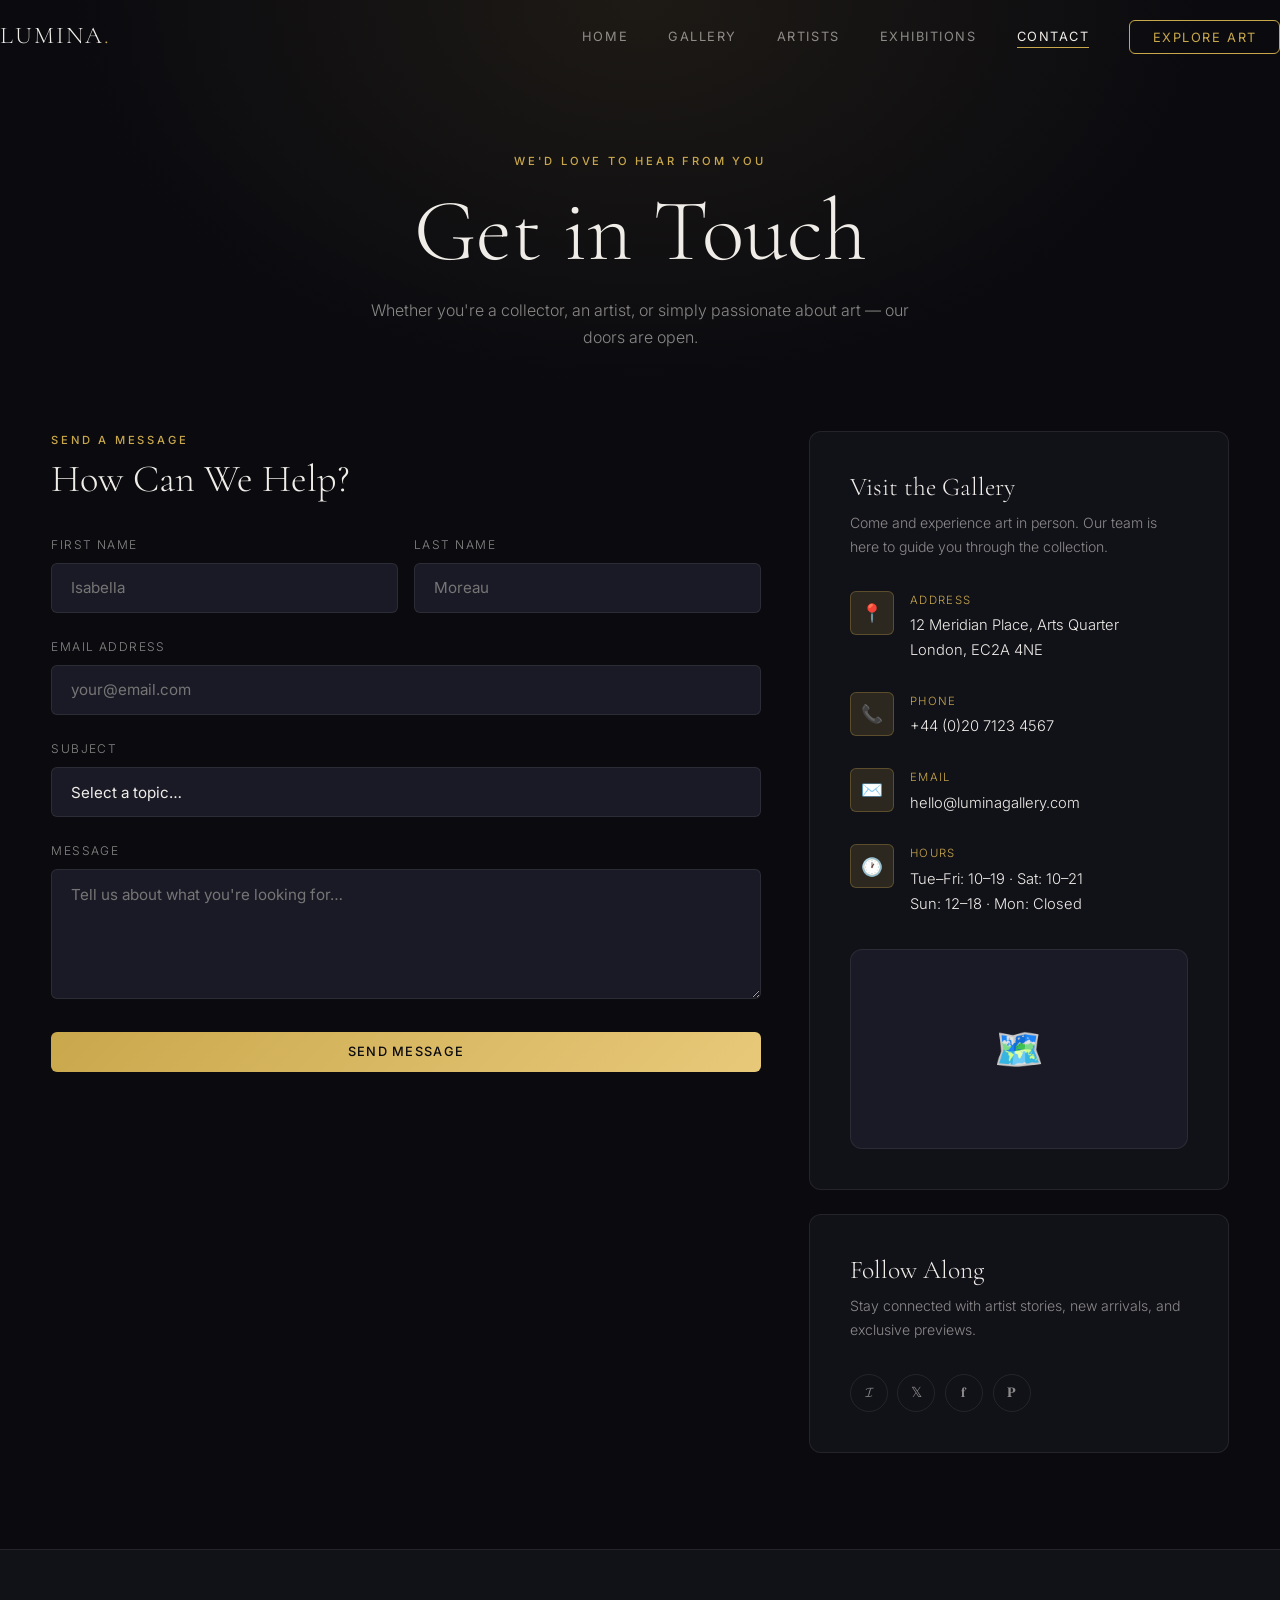
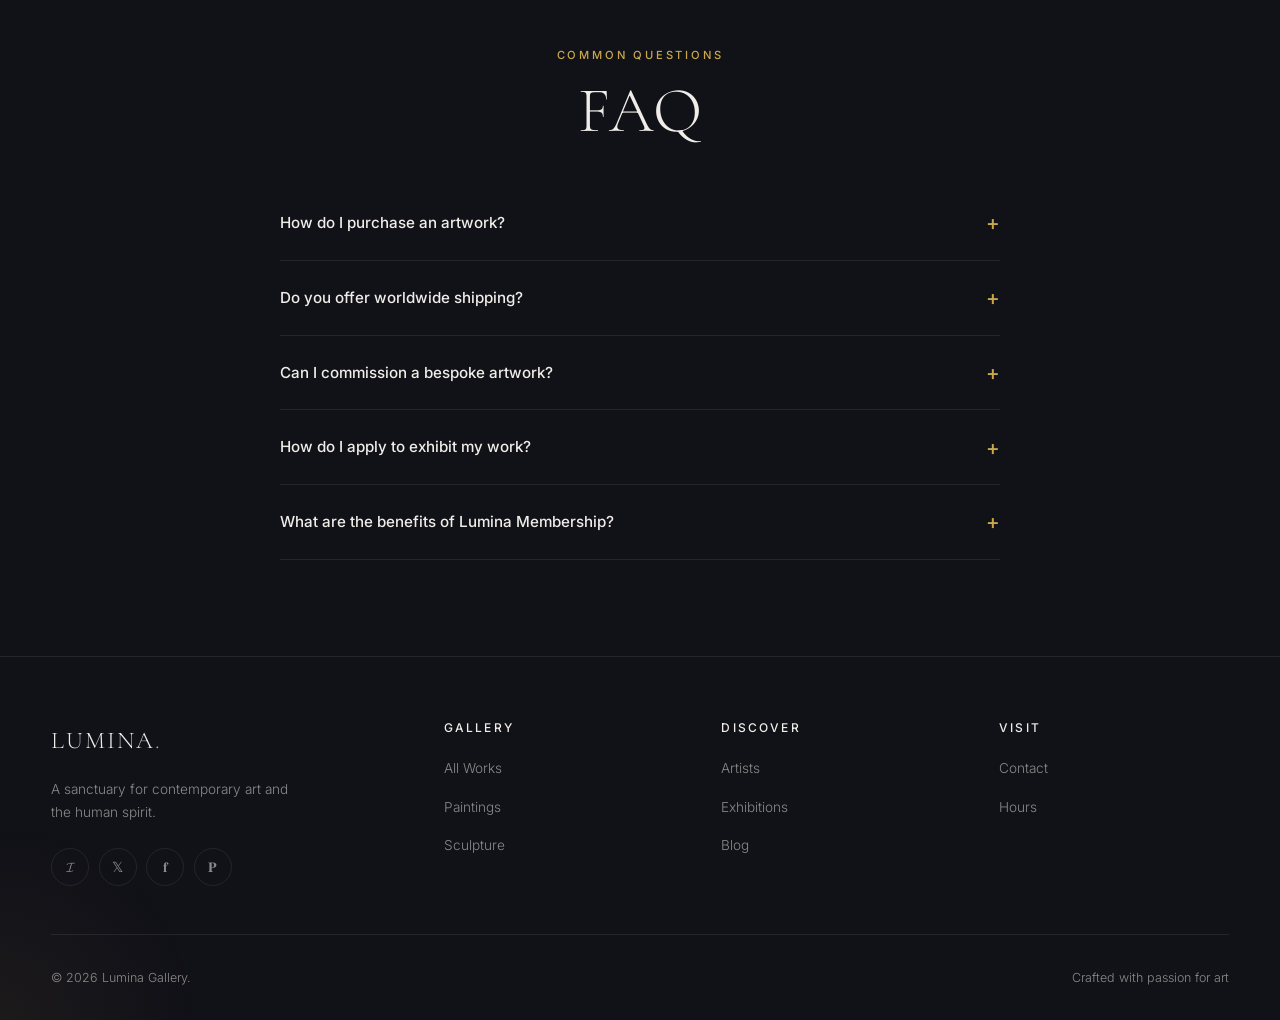
<file: contact.html>
<!DOCTYPE html>
<html lang="en">
<head>
  <meta charset="UTF-8">
  <meta name="viewport" content="width=device-width, initial-scale=1.0">
  <meta name="description" content="Contact Lumina Gallery — inquire about artworks, commissions, exhibitions, and membership.">
  <title>Contact — Lumina</title>
  <link rel="stylesheet" href="style.css">
</head>
<body>

  <nav class="navbar">
    <div class="container">
      <a href="index.html" class="nav-logo">LUMINA<span>.</span></a>
      <ul class="nav-links">
        <li><a href="index.html">Home</a></li>
        <li><a href="gallery.html">Gallery</a></li>
        <li><a href="artists.html">Artists</a></li>
        <li><a href="exhibition.html">Exhibitions</a></li>
        <li><a href="contact.html">Contact</a></li>
        <li><a href="gallery.html" class="nav-cta">Explore Art</a></li>
      </ul>
      <button class="hamburger" aria-label="Menu" type="button"><span></span><span></span><span></span></button>
    </div>
  </nav>

  <!-- PAGE HERO -->
  <div class="page-hero">
    <div class="container">
      <p class="section-label fade-in">We'd Love to Hear From You</p>
      <h1 class="section-title fade-in fade-in-delay-1">Get in Touch</h1>
      <p class="section-subtitle section-subtitle--center fade-in fade-in-delay-2">Whether you're a collector, an artist, or simply passionate about art — our doors are open.</p>
    </div>
  </div>

  <!-- CONTACT SECTION -->
  <section class="section contact-section">
    <div class="container">
      <div class="contact-layout">

        <!-- FORM -->
        <div class="fade-in">
          <p class="section-label">Send a Message</p>
          <h2 class="section-title contact-title">How Can We Help?</h2>
          <form id="contactForm">
            <div class="form-row">
              <div class="form-group">
                <label for="first-name">First Name</label>
                <input type="text" id="first-name" placeholder="Isabella" required>
              </div>
              <div class="form-group">
                <label for="last-name">Last Name</label>
                <input type="text" id="last-name" placeholder="Moreau" required>
              </div>
            </div>
            <div class="form-group">
              <label for="email">Email Address</label>
              <input type="email" id="email" placeholder="your@email.com" required>
            </div>
            <div class="form-group">
              <label for="subject">Subject</label>
              <select id="subject">
                <option value="">Select a topic…</option>
                <option>Artwork Inquiry</option>
                <option>Commission Request</option>
                <option>Exhibition &amp; Events</option>
                <option>Artist Submission</option>
                <option>Membership</option>
                <option>General Enquiry</option>
              </select>
            </div>
            <div class="form-group">
              <label for="message">Message</label>
              <textarea id="message" placeholder="Tell us about what you're looking for…" required></textarea>
            </div>
            <button class="btn btn-gold submit-btn-full" type="submit" id="submitBtn">Send Message</button>
            <div class="success-msg" id="successMsg">✓ Your message has been sent! We'll be in touch within 1–2 business days.</div>
          </form>
        </div>

        <!-- INFO PANEL -->
        <div class="contact-sidebar fade-in fade-in-delay-1">
          <!-- Contact Info -->
          <div class="contact-panel">
            <h2>Visit the Gallery</h2>
            <p>Come and experience art in person. Our team is here to guide you through the collection.</p>
            <div class="info-box info-box--flush">
              <div class="info-item">
                <div class="info-icon">📍</div>
                <div>
                  <div class="info-label">Address</div>
                  <div class="info-value">12 Meridian Place, Arts Quarter<br>London, EC2A 4NE</div>
                </div>
              </div>
              <div class="info-item">
                <div class="info-icon">📞</div>
                <div>
                  <div class="info-label">Phone</div>
                  <div class="info-value">+44 (0)20 7123 4567</div>
                </div>
              </div>
              <div class="info-item">
                <div class="info-icon">✉️</div>
                <div>
                  <div class="info-label">Email</div>
                  <div class="info-value">hello@luminagallery.com</div>
                </div>
              </div>
              <div class="info-item">
                <div class="info-icon">🕐</div>
                <div>
                  <div class="info-label">Hours</div>
                  <div class="info-value">Tue–Fri: 10–19 · Sat: 10–21<br>Sun: 12–18 · Mon: Closed</div>
                </div>
              </div>
            </div>
            <div class="map-placeholder">🗺️</div>
          </div>

          <!-- Social -->
          <div class="contact-panel">
            <h2>Follow Along</h2>
            <p>Stay connected with artist stories, new arrivals, and exclusive previews.</p>
            <div class="footer-social">
              <a href="#" aria-label="Instagram">𝓘</a>
              <a href="#" aria-label="Twitter">𝕏</a>
              <a href="#" aria-label="Facebook">𝐟</a>
              <a href="#" aria-label="Pinterest">𝐏</a>
            </div>
          </div>
        </div>

      </div>
    </div>
  </section>

  <!-- FAQ -->
  <section class="section faq-section">
    <div class="container">
      <div class="section-head text-center">
        <p class="section-label fade-in">Common Questions</p>
        <h2 class="section-title fade-in fade-in-delay-1">FAQ</h2>
      </div>
      <div class="faq-list">
        <details class="faq-item fade-in">
          <summary>How do I purchase an artwork?</summary>
          <p>Click "Inquire to Purchase" on any artwork in our gallery, or send us a message via the contact form above. Our advisors will guide you through pricing, shipping, and payment options.</p>
        </details>
        <details class="faq-item fade-in fade-in-delay-1">
          <summary>Do you offer worldwide shipping?</summary>
          <p>Yes — we ship to over 60 countries. All works are professionally packaged and fully insured in transit. Shipping costs and timelines are confirmed at the time of purchase.</p>
        </details>
        <details class="faq-item fade-in">
          <summary>Can I commission a bespoke artwork?</summary>
          <p>Absolutely. Select "Commission Request" in the contact form and describe your vision, budget, and timeline. We'll match you with an artist from our roster who best fits your brief.</p>
        </details>
        <details class="faq-item fade-in fade-in-delay-1">
          <summary>How do I apply to exhibit my work?</summary>
          <p>We review artist submissions on a rolling basis. Send us your portfolio — 10–15 images, artist statement, and CV — using the contact form with subject "Artist Submission".</p>
        </details>
        <details class="faq-item fade-in">
          <summary>What are the benefits of Lumina Membership?</summary>
          <p>Members enjoy free unlimited gallery access, invitations to private openings and previews, discounts on art purchases, and a quarterly curator's letter with curated recommendations.</p>
        </details>
      </div>
    </div>
  </section>

  <footer class="footer">
    <div class="container">
      <div class="footer-grid">
        <div class="footer-brand">
          <div class="logo">LUMINA<span>.</span></div>
          <p>A sanctuary for contemporary art and the human spirit.</p>
          <div class="footer-social">
            <a href="#" aria-label="Instagram">𝓘</a>
            <a href="#" aria-label="Twitter">𝕏</a>
            <a href="#" aria-label="Facebook">𝐟</a>
            <a href="#" aria-label="Pinterest">𝐏</a>
          </div>
        </div>
        <div class="footer-col">
          <h4>Gallery</h4>
          <ul>
            <li><a href="gallery.html">All Works</a></li>
            <li><a href="gallery.html">Paintings</a></li>
            <li><a href="gallery.html">Sculpture</a></li>
          </ul>
        </div>
        <div class="footer-col">
          <h4>Discover</h4>
          <ul>
            <li><a href="artists.html">Artists</a></li>
            <li><a href="exhibition.html">Exhibitions</a></li>
            <li><a href="#">Blog</a></li>
          </ul>
        </div>
        <div class="footer-col">
          <h4>Visit</h4>
          <ul>
            <li><a href="contact.html">Contact</a></li>
            <li><a href="#">Hours</a></li>
          </ul>
        </div>
      </div>
      <div class="footer-bottom">
        <span>© 2026 Lumina Gallery.</span>
        <span>Crafted with passion for art</span>
      </div>
    </div>
  </footer>

  <script src="script.js"></script>
  <script>
    const form = document.getElementById('contactForm');
    const successMsg = document.getElementById('successMsg');
    const submitBtn = document.getElementById('submitBtn');
    if (form) {
      form.addEventListener('submit', function(e) {
        e.preventDefault();
        submitBtn.textContent = 'Sending…';
        submitBtn.disabled = true;
        setTimeout(function() {
          successMsg.style.display = 'block';
          submitBtn.textContent = 'Message Sent ✓';
          submitBtn.style.background = 'linear-gradient(135deg, #3d9e6e, #5dbe8e)';
          form.reset();
        }, 1500);
      });
    }
  </script>
</body>
</html>
</file>
<file: style.css>
/* =============================================
   LUMINA GALLERY — Global Design System
   ============================================= */

@import url('https://fonts.googleapis.com/css2?family=Cormorant+Garamond:ital,wght@0,300;0,400;0,600;1,300;1,400&family=Inter:wght@300;400;500;600&family=Playfair+Display:ital,wght@0,700;1,400&display=swap');

/* ---- CSS Variables ---- */
:root {
  --clr-bg:         #0a0a0f;
  --clr-surface:    #111118;
  --clr-surface2:   #1a1a26;
  --clr-border:     rgba(255,255,255,0.08);
  --clr-gold:       #c9a84c;
  --clr-gold-light: #e8c97a;
  --clr-gold-dim:   rgba(201,168,76,0.15);
  --clr-text:       #f0ede8;
  --clr-text-muted: rgba(240,237,232,0.55);
  --clr-accent:     #9b72cf;
  --clr-accent2:    #c97b84;
  --radius-sm:      6px;
  --radius-md:      12px;
  --radius-lg:      24px;
  --transition:     0.35s cubic-bezier(0.4, 0, 0.2, 1);
  --shadow-card:    0 8px 40px rgba(0,0,0,0.6);
  --shadow-glow:    0 0 40px rgba(201,168,76,0.2);
  --nav-height:     72px;
}

/* ---- Reset ---- */
*, *::before, *::after { box-sizing: border-box; margin: 0; padding: 0; }
html { scroll-behavior: smooth; }
body {
  background: var(--clr-bg);
  color: var(--clr-text);
  font-family: 'Inter', sans-serif;
  font-weight: 300;
  line-height: 1.7;
  min-height: 100vh;
  overflow-x: hidden;
}
img { display: block; max-width: 100%; }
a { color: inherit; text-decoration: none; }
ul { list-style: none; }
button, input, textarea, select { font-family: inherit; }

/* ---- Typography ---- */
h1, h2, h3, h4 { font-family: 'Cormorant Garamond', serif; font-weight: 300; line-height: 1.2; }
.serif-italic { font-family: 'Cormorant Garamond', serif; font-style: italic; }
.playfair { font-family: 'Playfair Display', serif; }
.section-label {
  font-size: 0.7rem;
  letter-spacing: 0.25em;
  text-transform: uppercase;
  color: var(--clr-gold);
  font-weight: 500;
  font-family: 'Inter', sans-serif;
}
.section-title {
  font-size: clamp(2.2rem, 5vw, 4rem);
  color: var(--clr-text);
  margin-top: 0.5rem;
}
.section-subtitle {
  color: var(--clr-text-muted);
  font-size: 1rem;
  max-width: 540px;
  margin-top: 0.75rem;
}

/* ---- Layout Utilities ---- */
.container {
  width: min(1200px, 92vw);
  margin-inline: auto;
}
.grid-2 { display: grid; grid-template-columns: 1fr 1fr; gap: 2rem; }
.grid-3 { display: grid; grid-template-columns: repeat(3, 1fr); gap: 2rem; }
.grid-4 { display: grid; grid-template-columns: repeat(4, 1fr); gap: 1.5rem; }
.flex { display: flex; }
.flex-center { display: flex; align-items: center; justify-content: center; }
.flex-between { display: flex; align-items: center; justify-content: space-between; }
.gap-1 { gap: 0.5rem; }
.gap-2 { gap: 1rem; }
.mt-1 { margin-top: 0.5rem; }
.mt-2 { margin-top: 1rem; }
.mt-3 { margin-top: 1.5rem; }
.mt-4 { margin-top: 2rem; }
.text-center { text-align: center; }
.text-gold { color: var(--clr-gold); }

/* ---- Gold Divider ---- */
.gold-line {
  width: 60px; height: 1px;
  background: linear-gradient(90deg, transparent, var(--clr-gold), transparent);
  margin: 1.5rem 0;
}
.gold-line.center { margin-inline: auto; }

/* ---- Navigation ---- */
.navbar {
  position: fixed; top: 0; left: 0; right: 0;
  height: var(--nav-height);
  z-index: 100;
  display: flex; align-items: center;
  transition: var(--transition);
}
.navbar.scrolled {
  background: rgba(10,10,15,0.92);
  backdrop-filter: blur(20px);
  border-bottom: 1px solid var(--clr-border);
}
.navbar .container { width: 100%; display: flex; align-items: center; justify-content: space-between; }
.nav-logo {
  font-family: 'Cormorant Garamond', serif;
  font-size: 1.5rem;
  letter-spacing: 0.08em;
}
.nav-logo span { color: var(--clr-gold); }
.nav-links { display: flex; align-items: center; gap: 2.5rem; }
.nav-links a {
  font-size: 0.8rem;
  letter-spacing: 0.12em;
  text-transform: uppercase;
  color: var(--clr-text-muted);
  font-weight: 400;
  transition: color var(--transition);
  position: relative;
}
.nav-links a::after {
  content: '';
  position: absolute; bottom: -4px; left: 0; right: 100%;
  height: 1px; background: var(--clr-gold);
  transition: right var(--transition);
}
.nav-links a:hover, .nav-links a.active { color: var(--clr-text); }
.nav-links a:hover::after, .nav-links a.active::after { right: 0; }
.nav-cta {
  padding: 0.55rem 1.4rem;
  border: 1px solid var(--clr-gold);
  border-radius: var(--radius-sm);
  font-size: 0.75rem;
  letter-spacing: 0.1em;
  text-transform: uppercase;
  color: var(--clr-gold) !important;
  transition: background var(--transition), color var(--transition) !important;
}
.nav-cta::after { display: none !important; }
.nav-cta:hover { background: var(--clr-gold) !important; color: var(--clr-bg) !important; }
.hamburger { display: none; flex-direction: column; gap: 5px; cursor: pointer; background: none; border: none; padding: 0; }
.hamburger span { display: block; width: 24px; height: 1.5px; background: var(--clr-text); transition: var(--transition); }

/* ---- Buttons ---- */
.btn {
  display: inline-flex; align-items: center; gap: 0.6rem;
  padding: 0.8rem 2rem;
  border-radius: var(--radius-sm);
  font-size: 0.8rem;
  letter-spacing: 0.1em;
  text-transform: uppercase;
  font-weight: 500;
  cursor: pointer;
  border: none;
  transition: var(--transition);
}
.btn-gold {
  background: linear-gradient(135deg, var(--clr-gold), var(--clr-gold-light));
  color: #0a0a0f;
}
.btn-gold:hover { transform: translateY(-2px); box-shadow: 0 8px 30px rgba(201,168,76,0.35); }
.btn-outline {
  background: transparent;
  border: 1px solid var(--clr-border);
  color: var(--clr-text);
}
.btn-outline:hover { border-color: var(--clr-gold); color: var(--clr-gold); }

/* ---- Cards ---- */
.card {
  background: var(--clr-surface);
  border: 1px solid var(--clr-border);
  border-radius: var(--radius-md);
  overflow: hidden;
  transition: transform var(--transition), box-shadow var(--transition), border-color var(--transition);
}
.card:hover {
  transform: translateY(-6px);
  box-shadow: var(--shadow-card);
  border-color: rgba(201,168,76,0.3);
}

/* ---- Artwork Cards ---- */
.artwork-card { position: relative; cursor: pointer; }
.artwork-card .img-wrap {
  position: relative; overflow: hidden;
  aspect-ratio: 4/5;
}
.artwork-card .img-wrap img {
  width: 100%; height: 100%; object-fit: cover;
  transition: transform 0.6s cubic-bezier(0.4, 0, 0.2, 1);
}
.artwork-card:hover .img-wrap img { transform: scale(1.07); }
.artwork-card .overlay {
  position: absolute; inset: 0;
  background: linear-gradient(to top, rgba(0,0,0,0.85) 0%, transparent 55%);
  opacity: 0; transition: opacity var(--transition);
  display: flex; align-items: flex-end; padding: 1.5rem;
}
.artwork-card:hover .overlay { opacity: 1; }
.artwork-card .card-meta { padding: 1.2rem 1.4rem; }
.artwork-card .card-meta h3 { font-size: 1.1rem; font-family: 'Cormorant Garamond', serif; }
.artwork-card .card-meta p { Font-size: 0.8rem; color: var(--clr-text-muted); margin-top: 0.2rem; }
.artwork-card .card-meta .price { color: var(--clr-gold); font-size: 0.9rem; margin-top: 0.4rem; }
.artwork-badge {
  position: absolute; top: 1rem; left: 1rem;
  background: var(--clr-gold);
  color: #0a0a0f;
  font-size: 0.65rem; letter-spacing: 0.1em; text-transform: uppercase;
  padding: 0.25rem 0.65rem; border-radius: 20px;
  font-weight: 600;
}

/* ---- Glassmorphism Panel ---- */
.glass {
  background: rgba(255,255,255,0.04);
  backdrop-filter: blur(16px);
  border: 1px solid var(--clr-border);
  border-radius: var(--radius-md);
}

/* ---- Section spacing ---- */
.section { padding: 6rem 0; }
.section-head { margin-bottom: 3.5rem; }

/* ---- Hero ---- */
.hero {
  position: relative; min-height: 100vh;
  display: flex; align-items: center;
  overflow: hidden;
}
.hero-bg {
  position: absolute; inset: 0; z-index: 0;
}
.hero-bg img { width: 100%; height: 100%; object-fit: cover; }
.hero-bg::after {
  content: '';
  position: absolute; inset: 0;
  background: linear-gradient(110deg, rgba(10,10,15,0.92) 40%, rgba(10,10,15,0.5) 100%);
}
.hero-content {
  position: relative; z-index: 2;
  max-width: 680px;
}
.hero-content .eyebrow {
  font-size: 0.72rem; letter-spacing: 0.28em; text-transform: uppercase;
  color: var(--clr-gold); font-weight: 500;
  display: flex; align-items: center; gap: 0.75rem;
}
.hero-content .eyebrow::before {
  content: ''; display: block;
  width: 36px; height: 1px; background: var(--clr-gold);
}
.hero-h1 {
  font-family: 'Cormorant Garamond', serif;
  font-size: clamp(3.2rem, 8vw, 6.5rem);
  font-weight: 300;
  line-height: 1.05;
  margin-top: 1rem;
}
.hero-h1 em { font-style: italic; color: var(--clr-gold-light); }
.hero-desc {
  font-size: 1.05rem;
  color: var(--clr-text-muted);
  max-width: 480px;
  margin-top: 1.5rem;
}
.hero-actions { display: flex; gap: 1rem; margin-top: 2.5rem; flex-wrap: wrap; }
.hero-stats {
  display: flex; gap: 3rem;
  margin-top: 4rem;
  padding-top: 2rem;
  border-top: 1px solid var(--clr-border);
}
.stat-num {
  font-family: 'Cormorant Garamond', serif;
  font-size: 2.4rem; font-weight: 300;
  color: var(--clr-gold);
}
.stat-label { font-size: 0.75rem; color: var(--clr-text-muted); letter-spacing: 0.08em; }
.scroll-indicator {
  position: absolute; bottom: 2.5rem; left: 50%; transform: translateX(-50%);
  z-index: 2; display: flex; flex-direction: column; align-items: center; gap: 0.5rem;
  font-size: 0.7rem; letter-spacing: 0.15em; text-transform: uppercase;
  color: var(--clr-text-muted); animation: bounce 2s infinite;
}
.scroll-indicator::after {
  content: ''; display: block;
  width: 1px; height: 40px;
  background: linear-gradient(to bottom, var(--clr-gold), transparent);
}
@keyframes bounce {
  0%, 100% { transform: translateX(-50%) translateY(0); }
  50% { transform: translateX(-50%) translateY(8px); }
}

/* ---- Featured Strip ---- */
.featured-strip {
  background: var(--clr-surface);
  border-top: 1px solid var(--clr-border);
  border-bottom: 1px solid var(--clr-border);
  padding: 1.2rem 0; overflow: hidden;
}
.strip-inner {
  display: flex; gap: 3rem;
  animation: strip-scroll 20s linear infinite;
  white-space: nowrap;
}
.strip-item {
  display: flex; align-items: center; gap: 0.75rem;
  font-size: 0.75rem; letter-spacing: 0.12em; text-transform: uppercase;
  color: var(--clr-text-muted); flex-shrink: 0;
}
.strip-item .dot {
  width: 5px; height: 5px; border-radius: 50%;
  background: var(--clr-gold);
}
@keyframes strip-scroll {
  from { transform: translateX(0); }
  to { transform: translateX(-50%); }
}

/* ---- Quote block ---- */
.quote-block {
  padding: 5rem 0;
  text-align: center;
  position: relative;
}
.quote-block blockquote {
  font-family: 'Cormorant Garamond', serif;
  font-size: clamp(1.6rem, 3.5vw, 2.8rem);
  font-style: italic;
  font-weight: 300;
  max-width: 820px;
  margin-inline: auto;
  color: var(--clr-text);
  line-height: 1.4;
}
.quote-block cite {
  display: block; margin-top: 1.5rem;
  font-size: 0.78rem; letter-spacing: 0.15em;
  text-transform: uppercase; color: var(--clr-gold);
  font-style: normal; font-family: 'Inter', sans-serif;
}

/* ---- Tag / Filter Pills ---- */
.filter-bar { display: flex; gap: 0.6rem; flex-wrap: wrap; }
.filter-pill {
  padding: 0.45rem 1.2rem;
  border-radius: 30px;
  border: 1px solid var(--clr-border);
  font-size: 0.78rem; letter-spacing: 0.06em;
  cursor: pointer; transition: var(--transition);
  color: var(--clr-text-muted);
  background: transparent;
}
.filter-pill:hover, .filter-pill.active {
  border-color: var(--clr-gold);
  background: var(--clr-gold-dim);
  color: var(--clr-gold);
}

/* ---- Artist Cards ---- */
.artist-card {
  text-align: center;
  padding: 2.5rem 1.5rem;
}
.artist-card .avatar {
  width: 120px; height: 120px;
  border-radius: 50%;
  overflow: hidden; margin: 0 auto 1.2rem;
  border: 2px solid var(--clr-gold);
  padding: 3px;
  background: var(--clr-bg);
}
.artist-card .avatar img { width: 100%; height: 100%; object-fit: cover; border-radius: 50%; }
.artist-card h3 { font-size: 1.3rem; }
.artist-card .specialty {
  font-size: 0.75rem; letter-spacing: 0.1em;
  text-transform: uppercase; color: var(--clr-gold);
  margin-top: 0.3rem;
}
.artist-card p { font-size: 0.88rem; color: var(--clr-text-muted); margin-top: 0.8rem; }
.artist-social { display: flex; justify-content: center; gap: 0.8rem; margin-top: 1.2rem; }
.artist-social a {
  width: 34px; height: 34px; border-radius: 50%;
  border: 1px solid var(--clr-border);
  display: flex; align-items: center; justify-content: center;
  font-size: 0.85rem; color: var(--clr-text-muted);
  transition: var(--transition);
}
.artist-social a:hover { border-color: var(--clr-gold); color: var(--clr-gold); }

/* ---- Exhibition Cards ---- */
.exhibition-card { display: flex; gap: 0; overflow: hidden; border-radius: var(--radius-md); }
.exhibition-card .ex-img {
  width: 45%; flex-shrink: 0;
  position: relative; overflow: hidden;
}
.exhibition-card .ex-img img { width: 100%; height: 100%; object-fit: cover; transition: transform 0.6s ease; }
.exhibition-card:hover .ex-img img { transform: scale(1.05); }
.exhibition-card .ex-body {
  flex: 1; padding: 2.5rem;
  display: flex; flex-direction: column; justify-content: center;
}
.exhibition-card .ex-date {
  font-size: 0.72rem; letter-spacing: 0.18em; text-transform: uppercase;
  color: var(--clr-gold); font-weight: 500;
}
.exhibition-card h3 { font-size: 1.7rem; margin-top: 0.5rem; }
.exhibition-card p { color: var(--clr-text-muted); font-size: 0.9rem; margin-top: 0.8rem; }
.exhibition-card .ex-tags { display: flex; gap: 0.5rem; margin-top: 1.2rem; flex-wrap: wrap; }
.tag {
  font-size: 0.68rem; letter-spacing: 0.08em; text-transform: uppercase;
  padding: 0.25rem 0.8rem; border-radius: 20px;
  border: 1px solid var(--clr-border);
  color: var(--clr-text-muted);
}

/* ---- Timeline ---- */
.timeline { position: relative; padding-left: 2rem; }
.timeline::before {
  content: ''; position: absolute; left: 0; top: 0; bottom: 0;
  width: 1px; background: var(--clr-border);
}
.timeline-item { position: relative; padding-bottom: 2.5rem; }
.timeline-item::before {
  content: ''; position: absolute; left: -2rem;
  top: 6px; width: 9px; height: 9px; border-radius: 50%;
  background: var(--clr-gold);
  box-shadow: 0 0 0 3px var(--clr-gold-dim);
  transform: translateX(-4px);
}
.timeline-date {
  font-size: 0.72rem; letter-spacing: 0.14em; text-transform: uppercase;
  color: var(--clr-gold);
}
.timeline-item h4 { font-size: 1.1rem; margin-top: 0.3rem; }
.timeline-item p { font-size: 0.85rem; color: var(--clr-text-muted); margin-top: 0.3rem; }

/* ---- Contact Form ---- */
.form-group { margin-bottom: 1.5rem; }
.form-group label {
  display: block; font-size: 0.75rem; letter-spacing: 0.12em;
  text-transform: uppercase; color: var(--clr-text-muted); margin-bottom: 0.5rem;
}
.form-group input, .form-group textarea, .form-group select {
  width: 100%; padding: 0.9rem 1.2rem;
  background: var(--clr-surface2);
  border: 1px solid var(--clr-border);
  border-radius: var(--radius-sm);
  color: var(--clr-text); font-size: 0.95rem;
  transition: border-color var(--transition);
  outline: none;
}
.form-group input:focus, .form-group textarea:focus, .form-group select:focus {
  border-color: var(--clr-gold);
}
.form-group textarea { resize: vertical; min-height: 130px; }
.form-group select { cursor: pointer; appearance: none; }

/* ---- Info Box ---- */
.info-box { padding: 2rem; }
.info-item { display: flex; gap: 1rem; align-items: flex-start; margin-bottom: 1.8rem; }
.info-icon {
  width: 44px; height: 44px; flex-shrink: 0;
  border-radius: var(--radius-sm);
  background: var(--clr-gold-dim);
  border: 1px solid rgba(201,168,76,0.3);
  display: flex; align-items: center; justify-content: center;
  font-size: 1.1rem;
}
.info-label { font-size: 0.71rem; letter-spacing: 0.12em; text-transform: uppercase; color: var(--clr-gold); }
.info-value { font-size: 0.92rem; color: var(--clr-text); margin-top: 0.2rem; }

/* ---- Footer ---- */
.footer {
  background: var(--clr-surface);
  border-top: 1px solid var(--clr-border);
  padding: 4rem 0 2rem;
}
.footer-grid {
  display: grid;
  grid-template-columns: 1.5fr 1fr 1fr 1fr;
  gap: 3rem;
  padding-bottom: 3rem;
  border-bottom: 1px solid var(--clr-border);
}
.footer-brand .logo {
  font-family: 'Cormorant Garamond', serif;
  font-size: 1.5rem; font-weight: 300;
  letter-spacing: 0.08em;
}
.footer-brand .logo span { color: var(--clr-gold); }
.footer-brand p {
  font-size: 0.85rem; color: var(--clr-text-muted);
  margin-top: 1rem; max-width: 240px; line-height: 1.7;
}
.footer-social { display: flex; gap: 0.6rem; margin-top: 1.5rem; }
.footer-social a {
  width: 38px; height: 38px; border-radius: 50%;
  border: 1px solid var(--clr-border);
  display: flex; align-items: center; justify-content: center;
  font-size: 0.9rem; color: var(--clr-text-muted);
  transition: var(--transition);
}
.footer-social a:hover { border-color: var(--clr-gold); color: var(--clr-gold); background: var(--clr-gold-dim); }
.footer-col h4 {
  font-family: 'Inter', sans-serif;
  font-size: 0.75rem; font-weight: 500;
  letter-spacing: 0.18em; text-transform: uppercase;
  color: var(--clr-text); margin-bottom: 1.2rem;
}
.footer-col ul li { margin-bottom: 0.7rem; }
.footer-col ul li a {
  font-size: 0.85rem; color: var(--clr-text-muted);
  transition: color var(--transition);
}
.footer-col ul li a:hover { color: var(--clr-gold); }
.footer-bottom {
  padding-top: 2rem;
  display: flex; align-items: center; justify-content: space-between;
  font-size: 0.78rem; color: var(--clr-text-muted);
}

/* ---- Modal / Lightbox ---- */
.modal-overlay {
  position: fixed; inset: 0; z-index: 999;
  background: rgba(0,0,0,0.92);
  backdrop-filter: blur(12px);
  display: flex; align-items: center; justify-content: center;
  opacity: 0; pointer-events: none; transition: opacity 0.35s ease;
}
.modal-overlay.open { opacity: 1; pointer-events: all; }
.modal-box {
  background: var(--clr-surface);
  border: 1px solid var(--clr-border);
  border-radius: var(--radius-lg);
  max-width: 880px; width: 90%;
  display: grid; grid-template-columns: 1fr 1fr;
  overflow: hidden;
  transform: scale(0.94); transition: transform 0.35s ease;
}
.modal-overlay.open .modal-box { transform: scale(1); }
.modal-img { height: 480px; overflow: hidden; }
.modal-img img { width: 100%; height: 100%; object-fit: cover; }
.modal-body { padding: 2.5rem; overflow-y: auto; display: flex; flex-direction: column; }
.modal-close {
  position: absolute; top: 1.5rem; right: 1.5rem;
  background: var(--clr-surface2); border: 1px solid var(--clr-border);
  width: 40px; height: 40px; border-radius: 50%;
  display: flex; align-items: center; justify-content: center;
  cursor: pointer; font-size: 1.1rem; color: var(--clr-text-muted);
  transition: var(--transition);
}
.modal-close:hover { color: var(--clr-text); border-color: var(--clr-gold); }

/* ---- Page Hero (inner pages) ---- */
.page-hero {
  padding: calc(var(--nav-height) + 5rem) 0 5rem;
  text-align: center;
  position: relative; overflow: hidden;
}
.page-hero::before {
  content: '';
  position: absolute; inset: 0; z-index: 0;
  background: radial-gradient(ellipse at 50% 0%, rgba(201,168,76,0.1) 0%, transparent 65%);
}
.page-hero .container { position: relative; z-index: 1; }
.page-hero h1 { font-size: clamp(3rem, 7vw, 5.5rem); }

/* ---- Masonry / Gallery Grid ---- */
.gallery-masonry {
  columns: 3;
  column-gap: 1.5rem;
}
.masonry-item {
  break-inside: avoid;
  margin-bottom: 1.5rem;
  border-radius: var(--radius-md);
  overflow: hidden;
  position: relative;
  cursor: pointer;
}
.masonry-item img { width: 100%; display: block; transition: transform 0.6s ease; }
.masonry-item:hover img { transform: scale(1.05); }
.masonry-item .hover-info {
  position: absolute; inset: 0;
  background: linear-gradient(to top, rgba(0,0,0,0.85) 0%, transparent 50%);
  opacity: 0; transition: opacity var(--transition);
  display: flex; align-items: flex-end; padding: 1.5rem;
}
.masonry-item:hover .hover-info { opacity: 1; }

/* ---- Animations ---- */
.fade-in {
  opacity: 0; transform: translateY(30px);
  transition: opacity 0.7s ease, transform 0.7s ease;
}
.fade-in.visible { opacity: 1; transform: translateY(0); }
.fade-in-delay-1 { transition-delay: 0.1s; }
.fade-in-delay-2 { transition-delay: 0.2s; }
.fade-in-delay-3 { transition-delay: 0.3s; }

/* ---- Artists page ---- */
.artist-full-card {
  display: grid;
  grid-template-columns: 280px 1fr;
  gap: 0;
  overflow: hidden;
  border-radius: var(--radius-md);
  background: var(--clr-surface);
  border: 1px solid var(--clr-border);
  transition: transform var(--transition), border-color var(--transition);
}
.artist-full-card:hover { transform: translateY(-4px); border-color: rgba(201,168,76,0.3); }
.artist-full-card .afc-img { position: relative; overflow: hidden; min-height: 320px; }
.artist-full-card .afc-img img { width: 100%; height: 100%; object-fit: cover; transition: transform 0.6s ease; }
.artist-full-card:hover .afc-img img { transform: scale(1.05); }
.artist-full-card .afc-body { padding: 2.5rem; display: flex; flex-direction: column; justify-content: center; }
.artist-full-card .afc-specialty { font-size: 0.72rem; letter-spacing: 0.16em; text-transform: uppercase; color: var(--clr-gold); font-weight: 500; }
.artist-full-card h3 { font-size: 2rem; margin-top: 0.4rem; }
.artist-full-card .afc-bio { font-size: 0.9rem; color: var(--clr-text-muted); margin-top: 0.8rem; line-height: 1.75; }
.artist-full-card .afc-works { display: flex; gap: 0.5rem; margin-top: 1.5rem; flex-wrap: wrap; }
.afc-work-thumb { width: 64px; height: 64px; border-radius: var(--radius-sm); overflow: hidden; border: 1px solid var(--clr-border); }
.afc-work-thumb img { width: 100%; height: 100%; object-fit: cover; }
.stat-row { display: flex; gap: 2.5rem; margin-top: 1.5rem; padding-top: 1.5rem; border-top: 1px solid var(--clr-border); }
.stat-row .sr-num { font-family: 'Cormorant Garamond', serif; font-size: 1.8rem; color: var(--clr-gold); }
.stat-row .sr-label { font-size: 0.7rem; color: var(--clr-text-muted); text-transform: uppercase; letter-spacing: 0.1em; }
.afc-actions { display: flex; gap: 0.75rem; margin-top: 1.5rem; }
.artists-stack { display: flex; flex-direction: column; gap: 2rem; }
.section-title--mb { margin-bottom: 2.5rem; }
/* Smaller artist grid cards */
.avatar--sm { width: 90px; height: 90px; }
.artist-card-name { font-size: 1.1rem; }
.artist-card-bio { font-size: 0.82rem; }
/* Artists collective section */
.collective-section {
  padding-bottom: 6rem;
  background: var(--clr-surface);
  border-top: 1px solid var(--clr-border);
}
.collective-container { padding-top: 5rem; }
.grid-4--mt { margin-top: 3rem; }
/* Apply CTA glass panel */
.apply-glass {
  padding: 4rem;
  text-align: center;
  background: linear-gradient(135deg, rgba(155,114,207,0.08) 0%, rgba(201,168,76,0.08) 100%);
}
.apply-title { font-size: clamp(2rem, 4vw, 3rem); }
@media (max-width: 768px) {
  .artist-full-card { grid-template-columns: 1fr; }
  .artist-full-card .afc-img { min-height: 220px; }
}

/* ---- Exhibition page ---- */
.ex-hero {
  position: relative;
  height: 520px;
  overflow: hidden;
  border-radius: var(--radius-lg);
  margin-bottom: 4rem;
}
.ex-hero img { width: 100%; height: 100%; object-fit: cover; transition: transform 0.8s ease; }
.ex-hero:hover img { transform: scale(1.03); }
.ex-hero-overlay {
  position: absolute; inset: 0;
  background: linear-gradient(to top, rgba(0,0,0,0.88) 0%, rgba(0,0,0,0.2) 60%, transparent 100%);
  display: flex; align-items: flex-end;
  padding: 3rem;
}
.ex-hero-content { max-width: 600px; }
.ex-hero-date { font-size: 0.72rem; letter-spacing: 0.2em; text-transform: uppercase; color: var(--clr-gold); font-weight: 500; }
.ex-hero-title { font-family: 'Cormorant Garamond', serif; font-size: clamp(2rem, 5vw, 3.5rem); font-weight: 300; line-height: 1.15; margin-top: 0.4rem; }
.ex-hero-desc { font-size: 0.9rem; color: rgba(240,237,232,0.75); margin-top: 0.8rem; line-height: 1.7; }
.ex-hero-actions { display: flex; gap: 0.75rem; margin-top: 1.5rem; }
.ex-card-grid { display: grid; grid-template-columns: repeat(2, 1fr); gap: 2rem; }
.ex-card {
  background: var(--clr-surface);
  border: 1px solid var(--clr-border);
  border-radius: var(--radius-md);
  overflow: hidden;
  transition: transform var(--transition), border-color var(--transition);
}
.ex-card:hover { transform: translateY(-5px); border-color: rgba(201,168,76,0.3); }
.ex-card-img { position: relative; height: 240px; overflow: hidden; }
.ex-card-img img { width: 100%; height: 100%; object-fit: cover; transition: transform 0.6s ease; }
.ex-card:hover .ex-card-img img { transform: scale(1.06); }
.ex-card-status { position: absolute; top: 1rem; left: 1rem; padding: 0.3rem 0.85rem; border-radius: 20px; font-size: 0.65rem; letter-spacing: 0.1em; text-transform: uppercase; font-weight: 600; }
.status-open { background: rgba(93,190,142,0.2); color: #5dbe8e; border: 1px solid rgba(93,190,142,0.4); }
.status-upcoming { background: var(--clr-gold-dim); color: var(--clr-gold); border: 1px solid rgba(201,168,76,0.4); }
.status-past { background: rgba(255,255,255,0.06); color: var(--clr-text-muted); border: 1px solid var(--clr-border); }
.ex-card-body { padding: 1.8rem; }
.ex-card-date { font-size: 0.7rem; letter-spacing: 0.16em; text-transform: uppercase; color: var(--clr-gold); font-weight: 500; }
.ex-card-title { font-size: 1.4rem; margin-top: 0.4rem; }
.ex-card-desc { font-size: 0.86rem; color: var(--clr-text-muted); margin-top: 0.6rem; line-height: 1.7; }
.ex-card-tags { display: flex; gap: 0.5rem; flex-wrap: wrap; margin-top: 1rem; }
.ex-card-actions { display: flex; gap: 0.6rem; margin-top: 1.5rem; }
.ex-section-no-top { padding-top: 0; }
.ex-calendar-title { margin-bottom: 2.5rem; }
.visit-grid { display: grid; grid-template-columns: 1fr 1fr; gap: 2rem; align-items: start; }
.visit-section { background: var(--clr-surface); border-top: 1px solid var(--clr-border); }
.visit-title { font-size: clamp(1.8rem, 3.5vw, 2.8rem); margin-top: 0.5rem; }
.hours-table { width: 100%; border-collapse: collapse; }
.hours-table td { padding: 0.75rem 0; font-size: 0.88rem; border-bottom: 1px solid var(--clr-border); }
.hours-table td:first-child { color: var(--clr-text-muted); }
.hours-table td:last-child { text-align: right; }
.hours-table tr:last-child td { border-bottom: none; }

/* ---- Contact page ---- */
.contact-layout { display: grid; grid-template-columns: 1fr 420px; gap: 3rem; align-items: start; }
.contact-section { padding-top: 0; }
.contact-title { font-size: clamp(1.8rem, 3vw, 2.6rem); margin-top: 0.4rem; margin-bottom: 2rem; }
.contact-panel {
  background: var(--clr-surface);
  border: 1px solid var(--clr-border);
  border-radius: var(--radius-md);
  padding: 2.5rem;
}
.contact-panel h2 { font-size: 1.6rem; margin-bottom: 0.5rem; }
.contact-panel p { font-size: 0.88rem; color: var(--clr-text-muted); line-height: 1.7; margin-bottom: 2rem; }
.contact-sidebar { display: flex; flex-direction: column; gap: 1.5rem; }
.map-placeholder {
  width: 100%; height: 200px;
  border-radius: var(--radius-md);
  overflow: hidden; margin-top: 2rem;
  background: var(--clr-surface2);
  border: 1px solid var(--clr-border);
  display: flex; align-items: center; justify-content: center;
  font-size: 2.5rem;
}
.form-row { display: grid; grid-template-columns: 1fr 1fr; gap: 1rem; }
.faq-section { background: var(--clr-surface); border-top: 1px solid var(--clr-border); }
.faq-list { max-width: 720px; margin: 2.5rem auto 0; }
.faq-item { border-bottom: 1px solid var(--clr-border); padding: 1.2rem 0; }
.faq-item:first-child { padding-top: 0; }
.faq-item summary {
  list-style: none; cursor: pointer;
  display: flex; align-items: center; justify-content: space-between;
  font-size: 0.95rem; font-weight: 500;
}
.faq-item summary::after { content: '+'; color: var(--clr-gold); font-size: 1.3rem; transition: transform var(--transition); }
.faq-item[open] summary::after { transform: rotate(45deg); }
.faq-item p { font-size: 0.86rem; color: var(--clr-text-muted); line-height: 1.7; margin-top: 0.75rem; }
.info-box--flush { padding: 0; }
.success-msg {
  display: none; padding: 1rem 1.2rem;
  background: rgba(93,190,142,0.1);
  border: 1px solid rgba(93,190,142,0.3);
  border-radius: var(--radius-sm);
  color: #5dbe8e; font-size: 0.9rem; margin-top: 1rem;
}
.submit-btn-full { width: 100%; justify-content: center; }
@media (max-width: 1024px) { .contact-layout { grid-template-columns: 1fr; } }
@media (max-width: 768px) {
  .ex-card-grid { grid-template-columns: 1fr; }
  .visit-grid { grid-template-columns: 1fr; }
  .ex-hero { height: 380px; }
  .form-row { grid-template-columns: 1fr; }
}

/* Gallery page sections */
.gallery-filter-section { padding: 0 0 3rem; }
.gallery-works-section { padding-bottom: 6rem; }

/* Gallery hover-info text */
.hover-title {
  font-family: 'Cormorant Garamond', serif;
  font-size: 1.1rem;
}
.hover-sub {
  font-size: 0.75rem;
  color: rgba(255,255,255,0.65);
  margin-top: 0.2rem;
}

/* Commission CTA section (gallery page) */
.commission-section {
  padding: 5rem 0;
  background: var(--clr-surface);
  border-top: 1px solid var(--clr-border);
}
.commission-title { font-size: clamp(2rem, 4vw, 3rem); }
.commission-subtitle {
  margin-inline: auto;
  text-align: center;
}
.btn-inline-flex { display: inline-flex; }

/* section-subtitle: auto margin alias */
.section-subtitle--auto { margin-inline: auto; }

/* ---- index.html semantic utility classes (replaces all inline styles) ---- */

/* Section head row for featured artworks */
.section-head-row {
  flex-wrap: wrap;
  gap: 1rem;
}

/* artwork grid with custom gap */
.artwork-grid {
  display: grid;
  grid-template-columns: repeat(3, 1fr);
  gap: 2rem;
}

/* img-wrap aspect ratios */
.img-wrap--tall   { aspect-ratio: 4/5; }
.img-wrap--square { aspect-ratio: 1/1; }
.img-wrap--wide   { aspect-ratio: 3/2; }

/* overlay hint text */
.overlay-hint {
  font-size: 0.8rem;
  letter-spacing: 0.08em;
  text-transform: uppercase;
}

/* artwork badge accent variant */
.artwork-badge--accent { background: var(--clr-accent); }

/* quote bottom gold line */
.gold-line--top { margin-top: 1.5rem; }

/* featured artists section */
.artists-preview-section {
  background: var(--clr-surface);
  border-top: 1px solid var(--clr-border);
  border-bottom: 1px solid var(--clr-border);
}
.artists-grid-wrap {
  max-width: 800px;
  margin: 0 auto;
}

/* Exhibition banner glass panel */
.exhibition-glass {
  padding: 4rem;
  position: relative;
  overflow: hidden;
  background: linear-gradient(135deg, rgba(201,168,76,0.08) 0%, rgba(155,114,207,0.08) 100%);
}
.exhibition-glow-orb {
  position: absolute;
  top: -60px; right: -60px;
  width: 300px; height: 300px;
  border-radius: 50%;
  background: radial-gradient(circle, rgba(201,168,76,0.12) 0%, transparent 70%);
  pointer-events: none;
}
.exhibition-grid { align-items: center; }
.exhibition-title {
  font-size: clamp(2rem, 4vw, 3.2rem);
  margin-top: 0.5rem;
  font-family: 'Cormorant Garamond', serif;
}
.exhibition-desc {
  color: var(--clr-text-muted);
  margin-top: 1rem;
  max-width: 420px;
}
.exhibition-stats {
  display: flex;
  gap: 2.5rem;
  margin-top: 2rem;
}
.ex-stat-num {
  font-family: 'Cormorant Garamond', serif;
  font-size: 2rem;
  color: var(--clr-gold);
}
.ex-stat-label {
  font-size: 0.75rem;
  color: var(--clr-text-muted);
  text-transform: uppercase;
  letter-spacing: 0.1em;
}
.exhibition-img-wrap {
  border-radius: var(--radius-md);
  overflow: hidden;
  height: 360px;
}
.exhibition-img-wrap img {
  width: 100%; height: 100%; object-fit: cover;
}

/* Newsletter section */
.newsletter-section {
  padding: 5rem 0;
  background: var(--clr-surface);
  border-top: 1px solid var(--clr-border);
}
.newsletter-title { font-size: clamp(1.8rem, 4vw, 3rem); }
.newsletter-subtitle {
  margin-inline: auto;
  text-align: center;
  margin-top: 0.75rem;
}
.newsletter-form-wrap {
  display: flex;
  gap: 0.75rem;
  max-width: 480px;
  margin: 2.5rem auto 0;
}
.newsletter-input {
  flex: 1;
  padding: 0.9rem 1.2rem;
  background: var(--clr-surface2);
  border: 1px solid var(--clr-border);
  border-radius: var(--radius-sm);
  color: var(--clr-text);
  outline: none;
  font-family: inherit;
  font-size: 0.95rem;
  transition: border-color var(--transition);
}
.newsletter-input:focus { border-color: var(--clr-gold); }
.nl-success {
  display: none;
  margin-top: 1rem;
  color: var(--clr-gold);
  font-size: 0.9rem;
}

/* Modal internal layout classes */
.modal-meta-grid {
  display: grid;
  grid-template-columns: 1fr 1fr;
  gap: 1rem;
  margin-bottom: 1.2rem;
}
.modal-meta-label {
  font-size: 0.7rem;
  letter-spacing: 0.12em;
  text-transform: uppercase;
  color: var(--clr-text-muted);
}
.modal-meta-value { font-size: 0.95rem; margin-top: 0.2rem; }
.modal-price-value { font-size: 0.95rem; margin-top: 0.2rem; color: var(--clr-gold); }
.modal-desc-text {
  font-size: 0.88rem;
  color: var(--clr-text-muted);
  line-height: 1.75;
  flex: 1;
}
.modal-actions {
  display: flex;
  gap: 0.75rem;
  margin-top: 2rem;
}
.modal-actions .btn { flex: 1; justify-content: center; }
.modal-section-label { margin-bottom: 0.5rem; }
.modal-title-text {
  font-size: 1.8rem;
  font-family: 'Cormorant Garamond', serif;
}

/* section-subtitle center variant */
.section-subtitle--center {
  margin-inline: auto;
  text-align: center;
}

@media (max-width: 768px) {
  .artwork-grid { grid-template-columns: 1fr; }
  .exhibition-stats { gap: 1.2rem; flex-wrap: wrap; }
  .newsletter-form-wrap { flex-direction: column; }
  .modal-meta-grid { grid-template-columns: 1fr; }
}

/* ---- Scrollbar ---- */
::-webkit-scrollbar { width: 6px; }
::-webkit-scrollbar-track { background: var(--clr-bg); }
::-webkit-scrollbar-thumb { background: var(--clr-surface2); border-radius: 3px; }
::-webkit-scrollbar-thumb:hover { background: var(--clr-gold); }

/* ---- Responsive ---- */
@media (max-width: 1024px) {
  .grid-4 { grid-template-columns: repeat(2, 1fr); }
  .footer-grid { grid-template-columns: 1fr 1fr; }
  .exhibition-card { flex-direction: column; }
  .exhibition-card .ex-img { width: 100%; height: 240px; }
}
@media (max-width: 768px) {
  .grid-2, .grid-3 { grid-template-columns: 1fr; }
  .gallery-masonry { columns: 2; }
  .nav-links { display: none; }
  .nav-links.open {
    display: flex; flex-direction: column;
    position: fixed; inset: var(--nav-height) 0 0 0;
    background: rgba(10,10,15,0.97);
    backdrop-filter: blur(20px);
    align-items: center; justify-content: center;
    gap: 2.5rem; z-index: 99;
  }
  .nav-links.open a { font-size: 1.1rem; }
  .hamburger { display: flex; }
  .hero-stats { gap: 1.5rem; }
  .footer-grid { grid-template-columns: 1fr; }
  .modal-box { grid-template-columns: 1fr; }
  .modal-img { height: 220px; }
}
@media (max-width: 480px) {
  .gallery-masonry { columns: 1; }
  .hero-actions { flex-direction: column; }
}
</file>
